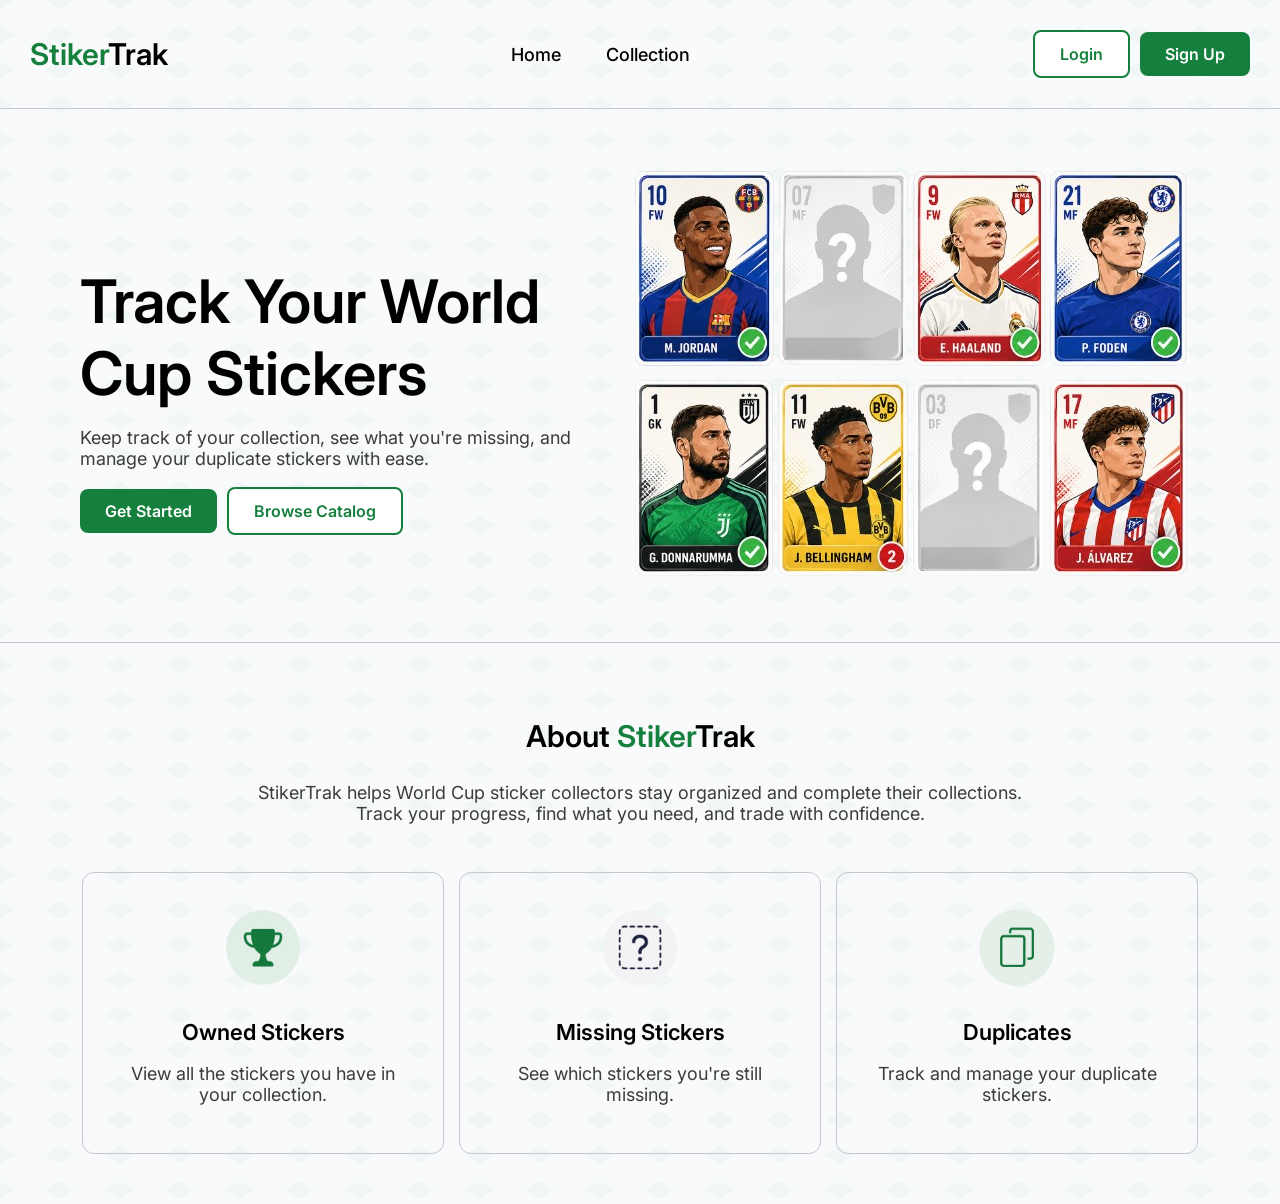
<file: backend/templates/index.html>
<!DOCTYPE html>
<html lang="en">

<head>
    <meta charset="UTF-8">
    <meta name="viewport" content="width=device-width, initial-scale=1.0">
    <title>StikerTrak</title>
    <link rel="stylesheet" href="/frontend/src/styles.css">
    <link rel="preconnect" href="https://fonts.googleapis.com">
    <link rel="preconnect" href="https://fonts.gstatic.com" crossorigin>
    <link
        href="https://fonts.googleapis.com/css2?family=Inter:ital,opsz,wght@0,14..32,100..900;1,14..32,100..900&display=swap"
        rel="stylesheet">
</head>

<body>
    <nav class="split">
        <a><span class="logo-green">Stiker</span>Trak</a>
        <div class="center nav-options">
            <a href="/">Home</a>
            <a href="/collection">Collection</a>
        </div>
        <div class="center btn-container">
            <button class="btn-white" onclick="window.location.href = '/login'">Login</button>
            <button onclick="window.location.href = '/signup'">Sign Up</button>
        </div>
    </nav>

    <section class="section-hero">
        <div class="split">
            <div class="start column">
                <h1>Track Your World Cup Stickers</h1>
                <p>Keep track of your collection, see what you're missing, and manage your duplicate stickers with ease.</p>
                <div class="center btn-container">
                    <button onclick="window.location.href = '/signup'">Get Started</button>
                    <button class="btn-white" onclick="window.location.href = '/collection'">Browse Catalog</button>
                </div>
            </div>
            <img src="/frontend/img/hero.png">
        </div>
    </section>

    <section class="section-about">
        <h2>About <span class="logo-green">Stiker</span>Trak</h2>
        <p>StikerTrak helps World Cup sticker collectors stay organized and complete their collections. Track your progress, find what you need, and trade with confidence.</p>
        <div class="center container-about">
            <div>
                <img src="/frontend/img/icon-owned.png">
                <h3>Owned Stickers</h3>
                <p>View all the stickers you have in your collection.</p>
            </div>
            <div>
                <img src="/frontend/img/icon-missing.png">
                <h3>Missing Stickers</h3>
                <p>See which stickers you're still missing.</p>
            </div>
            <div>
                <img src="/frontend/img/icon-duplicate.png">
                <h3>Duplicates</h3>
                <p>Track and manage your duplicate stickers.</p>
            </div>
        </div>
    </section>
</body>

</html>
</file>
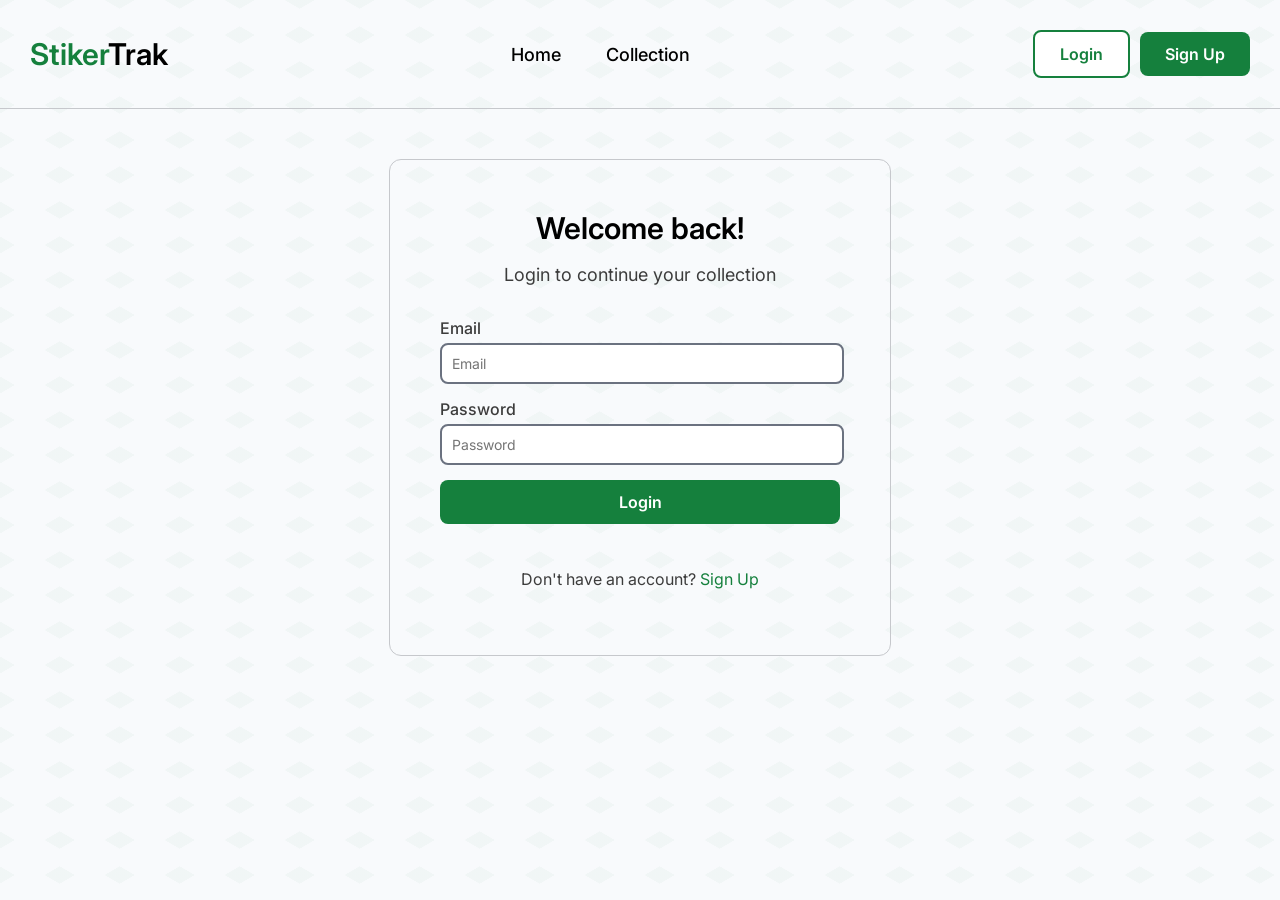
<file: backend/templates/login.html>
<!DOCTYPE html>
<html lang="en">

<head>
    <meta charset="UTF-8">
    <meta name="viewport" content="width=device-width, initial-scale=1.0">
    <title>StikerTrak</title>
    <link rel="stylesheet" href="/frontend/src/styles.css">
    <link rel="preconnect" href="https://fonts.googleapis.com">
    <link rel="preconnect" href="https://fonts.gstatic.com" crossorigin>
    <link
        href="https://fonts.googleapis.com/css2?family=Inter:ital,opsz,wght@0,14..32,100..900;1,14..32,100..900&display=swap"
        rel="stylesheet">
</head>

<body>
    <nav class="split">
        <a><span class="logo-green">Stiker</span>Trak</a>
        <div class="center nav-options">
            <a href="/">Home</a>
            <a href="/collection">Collection</a>
        </div>
        <div class="center btn-container">
            <button class="btn-white" onclick="window.location.href = '/login'">Login</button>
            <button onclick="window.location.href = '/signup'">Sign Up</button>
        </div>
    </nav>

    <section>
        <div class="form-vertical">
            <h2>Welcome back!</h2>
            <p>Login to continue your collection</p>
            <form method="POST">
                <label>Email</label>
                <input name="username_or_email" placeholder="Email">
                
                <label>Password</label>
                <input name="password" type="password" placeholder="Password">
                
                <button type="submit">Login</button>
            </form>
            <p class="auth-redirect">Don't have an account? <a class="logo-green" href="/signup">Sign Up</a></p>
        </div>
    </section>
</body>

</html>
</file>
<file: frontend/src/styles.css>
:root {
    --primary-green: #15803d;
    --primary-green-dark: #166534;
    --primary-green-light: #dcfce7;
    --light-border: 1px solid #c6c8cc;
}

body {
    margin: 0;
    padding: 0;
    font-family: "Inter", sans-serif;

    background-color: #f8fafc;

    background-image:
        linear-gradient(30deg,
            rgba(21, 128, 61, 0.03) 12%,
            transparent 12.5%,
            transparent 87%,
            rgba(21, 128, 61, 0.03) 87.5%,
            rgba(21, 128, 61, 0.03)),
        linear-gradient(150deg,
            rgba(21, 128, 61, 0.03) 12%,
            transparent 12.5%,
            transparent 87%,
            rgba(21, 128, 61, 0.03) 87.5%,
            rgba(21, 128, 61, 0.03));

    background-size: 60px 35px;
}

.split {
    display: flex;
    align-items: center;
    justify-content: space-between;
}

.center {
    display: flex;
    align-items: center;
    justify-content: center;
}

.start {
    display: flex;
    align-items: start;
    justify-content: start;
}

.column {
    display: flex;
    flex-direction: column;
}

nav {
    border-bottom: var(--light-border);
    padding: 30px;
}

a {
    color: black;
    text-decoration: none;
}

nav>a {
    font-weight: 600;
    font-size: 30px;
}

.logo-green {
    color: var(--primary-green);
}

.nav-options {
    gap: 15px;
}

.nav-options a {
    font-size: 18px;
    font-weight: 500;
    cursor: pointer;
    padding: 5px 15px;
    transition: 0.3s ease all;
}

.nav-options a:hover {
    color: var(--primary-green);
}

.btn-container {
    gap: 10px;
}

button {
    cursor: pointer;
    font-family: "Inter", sans-serif;
    font-size: 16px;
    font-weight: 600;
    border-radius: 8px;
    background-color: var(--primary-green);
    color: white;
    border: 0px;
    padding: 12px 25px;
    transition: 0.3s ease all;
}

button:hover {
    background-color: var(--primary-green-dark);
}

.btn-white {
    background-color: white;
    color: var(--primary-green);
    border: 2px solid var(--primary-green);
}

.btn-white:hover {
    background-color: rgb(230, 230, 230);
}

section {
    padding: 50px 80px;
    display: flex;
    align-items: center;
    justify-content: center;
    flex-direction: column;
}

.section-hero>.split {
    gap: 50px;
}

.section-about {
    border-top: var(--light-border);
}

.section-about p {
    text-align: center;
}

h1 {
    font-size: 60px;
    font-weight: 600;
    margin-bottom: 0px;
}

h2 {
    font-size: 30px;
    font-weight: 600;
    margin-bottom: 10px;
}

p {
    font-size: 18px;
    color: rgb(60, 60, 60);
    max-width: 800px;
}

label {
    font-size: 16px;
    font-weight: 500;
    color: rgb(60, 60, 60);
}

input {
    font-family: "Inter", sans-serif;
    border: 2px solid #6b7280;
    border-radius: 8px;
    font-size: 14px;
    padding: 10px;
    outline: none;
}

.container-about {
    gap: 15px;
    margin-top: 30px;
}

.container-about>div {
    border: var(--light-border);
    border-radius: 12px;
    padding: 30px;
    text-align: center;
    max-width: 300px;
}

.container-about h3 {
    font-size: 22px;
    font-weight: 600;
    margin-bottom: 0px;
}

.container-about img {
    width: 90px;
    height: 90px;
}

.form-vertical {
    padding: 50px;
    border: var(--light-border);
    border-radius: 12px;
    text-align: center;
    display: flex;
    align-items: center;
    justify-content: center;
    flex-direction: column;
    width: 400px;
}

.form-vertical h2 {
    margin: 0px;
}

.form-vertical form {
    display: flex;
    align-items: start;
    justify-content: start;
    flex-direction: column;
    width: 100%;
    margin: 15px 0px;
}

.form-vertical button {
    width: 100%;
}

.form-vertical label {
    margin-bottom: 5px;
}

.form-vertical input {
    margin-bottom: 15px;
    width: calc(100% - 20px);
}

.auth-redirect {
    font-size: 16px;
    margin-top: 30px;
}

.container-name {
    gap: 15px;
}

.progress-circle {
    --progress: 0;
    width: 220px;
    height: 220px;
    border-radius: 50%;
    background: conic-gradient(#15803d calc(var(--progress) * 1%),
            #e5e7eb 0);
    display: flex;
    align-items: center;
    justify-content: center;
    margin: 30px 0px;
}

.progress-center {
    width: 180px;
    height: 180px;
    border-radius: 50%;
    background: white;
    display: flex;
    flex-direction: column;
    align-items: center;
    justify-content: center;
    text-align: center;
}

.progress-center span {
    font-size: 42px;
    font-weight: 700;
    color: black;
    text-align: center;
}

.progress-center p {
    margin: 4px 0 0;
    font-size: 18px;
}

.section-collection {
    padding: 30px;
    display: flex;
    align-items: start;
    justify-content: space-between;
    flex-direction: row;
    gap: 50px;
}

.container-progress {
    border: 2px solid #6b7280;
    padding: 30px;
    border-radius: 12px;
    background: #ffffff;
    box-shadow: 0 6px 16px rgba(0,0,0,.18);
}

.container-progress h3 {
    margin: 0px;
}

.container-progress a {
    font-weight: 600;
    font-size: 20px;
}

.container-progress>p {
    margin: 5px 0px;
    font-size: 16px;
}

.main-collection {
    width: 100%;
}

.main-collection h2 {
    margin: 0px;
}

.main-collection p {
    margin: 10px 0px 30px 0px;
}

.catalog {
    border: 2px solid #6b7280;
    border-radius: 12px;
    background: #ffffff;
    box-shadow: 0 6px 16px rgba(0,0,0,.18);
    width: calc(100% - 60px);
}

.catalog .top {
    border-bottom: 2px solid #d1d5db;
    padding: 15px;
}

.catalog .left {
    gap: 5px;
}

.catalog .top a {
    padding: 5px 10px;
    cursor: pointer;
    transition: 0.3s ease all;
    font-weight: 500;
    color: rgb(50, 50, 50);
}

.catalog .top a:hover {
    color: green;
}

.selected {
    color: var(--primary-green) !important;
    position: relative;
}

.selected::after {
    content: "";
    position: absolute;
    left: 0;
    right: 0;
    bottom: -20px;
    height: 2px;
    background: var(--primary-green);
    ;
}

.catalog .right {
    gap: 10px;
}

select {
    font-family: "Inter", sans-serif;
    border: var(--light-border);
    border-radius: 8px;
    font-size: 14px;
    padding: 10px;
    outline: none;
    cursor: pointer;
    color: rgb(80, 80, 80);
}

.stickers {
    display: flex;
    flex-wrap: wrap;
    align-items: start;
    justify-content: start;
    padding: 15px;
    gap: 15px;
}

.sticker {
    width: 200px;
    border: var(--light-border);
    border-radius: 8px;
    height: 360px;
    background: #ffffff;
    box-shadow: 0 6px 16px rgba(0,0,0,.18); 
    transition: transform 0.2s ease, box-shadow 0.2s ease;
    position: relative;
    overflow: hidden;
}

.sticker:hover {
    transform: translateY(-3px);
    box-shadow: 0 8px 20px rgba(15, 23, 42, 0.16);
}

.sticker>img {
    width: 100%;
    height: 300px;
}

.sticker-top {
    display: flex;
    align-items: center;
    justify-content: space-between;
    padding: 15px;
}

.sticker-top img {
    height: 30px;
    width: 30px;
    z-index: 5;
}

.sticker-top a {
    background-color: #fef3c7;
    color: #92400e;
    border: 1px solid #fde68a;
    border-radius: 8px;
    padding: 6px 10px;
    font-size: 14px;
    font-weight: 600;
    display: inline-flex;
    align-items: center;
    justify-content: center;
    white-space: nowrap;
    z-index: 5;
}

.sticker>img {
    transform: translateY(-60px);
}

.sticker>button {
    width: calc(100% - 20px);
    margin: 10px;
    transform: translateY(-70px);
    padding: 10px;
    font-size: 14px;
}

.quantity-selector {
    width: calc(100% - 20px);
    display: flex;
    align-items: center;
    justify-content: space-between;
    background: #fff;
    overflow: hidden;
    transform: translateY(-70px);
    margin: 15px 10px 10px 10px;
    border: var(--light-border);
    border-radius: 8px;
}

.quantity-button {
    height: 35px;
    width: 35px;
    border: 2px solid var(--primary-green);
    border-radius: 8px;
    background: white;
    color: var(--primary-green);
    font-size: 14px;
    font-weight: 500;
    cursor: pointer;
    display: flex;
    align-items: center;
    justify-content: center;
    padding: 0px;
}

.quantity-button:hover {
    background-color: rgb(230, 230, 230);
}

.quantity-value {
    text-align: center;
    font-size: 14px;
    font-weight: 700;
    color: #111827;
}

.error-message {
    color: #dc2626;
    font-weight: 600;
    margin: 15px 0;
}

.status-icon {
    width: 32px;
    height: 32px;
    border-radius: 50%;
    display: flex;
    align-items: center;
    justify-content: center;
    font-size: 18px;
    font-weight: 700;
}

.status-icon.owned {
    background: #dcfce7;
    color: #15803d;
    border: 1px solid #bbf7d0;
}

.status-icon.missing {
    background: #fee2e2;
    color: #dc2626;
    border: 1px solid #fecaca;
}

.sticker::before {
    content: "";
    position: absolute;

    width: 150px;
    height: 150px;

    right: -25px;
    bottom: -25px;

    background-image: url("../img/card-watermark.png");
    background-repeat: no-repeat;
    background-position: center;
    background-size: contain;

    opacity: 0.12;

    pointer-events: none;
    z-index: 0;
}

.sticker > * {
    position: relative;
    z-index: 1;
}
</file>
